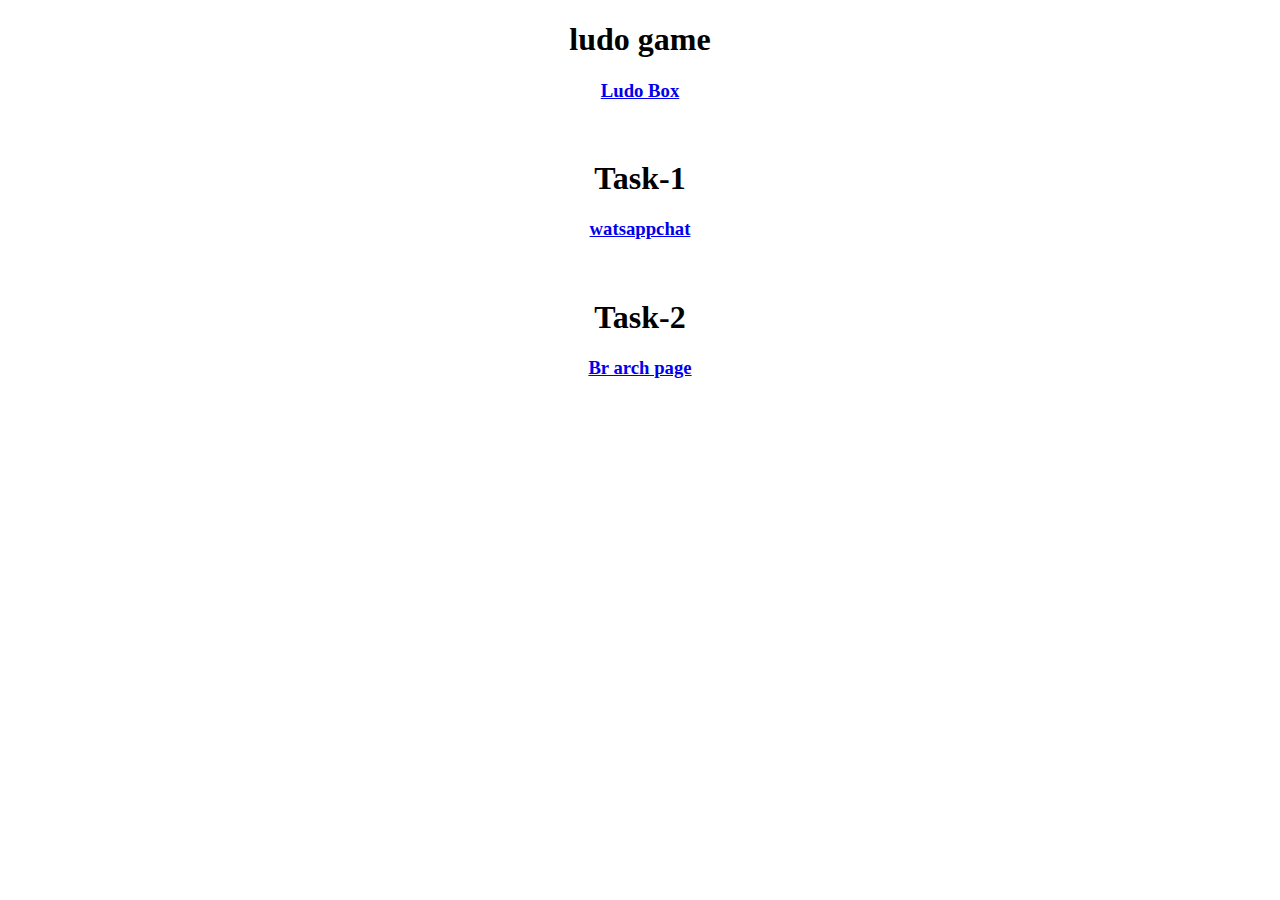
<file: index.html>
<!DOCTYPE html>
<html lang="en">
<head>
    <meta charset="UTF-8">
    <meta name="viewport" content="width=device-width, initial-scale=1.0">
    <title>Document</title>
</head>
<style>
body{
    text-align: center;

}
</style>
<body>
    <h1>ludo game</h1>
    <h3><a href="ludo.html">Ludo Box</a></h3> <br>
    <h1>Task-1</h1>
    <h3><a href="watsappchat.html">watsappchat</a></h3> <br>
    <h1>Task-2</h1>
    <h3><a href="br-arch-task3.htm">Br arch page</a></h3>

    
</body>
</html>
</file>
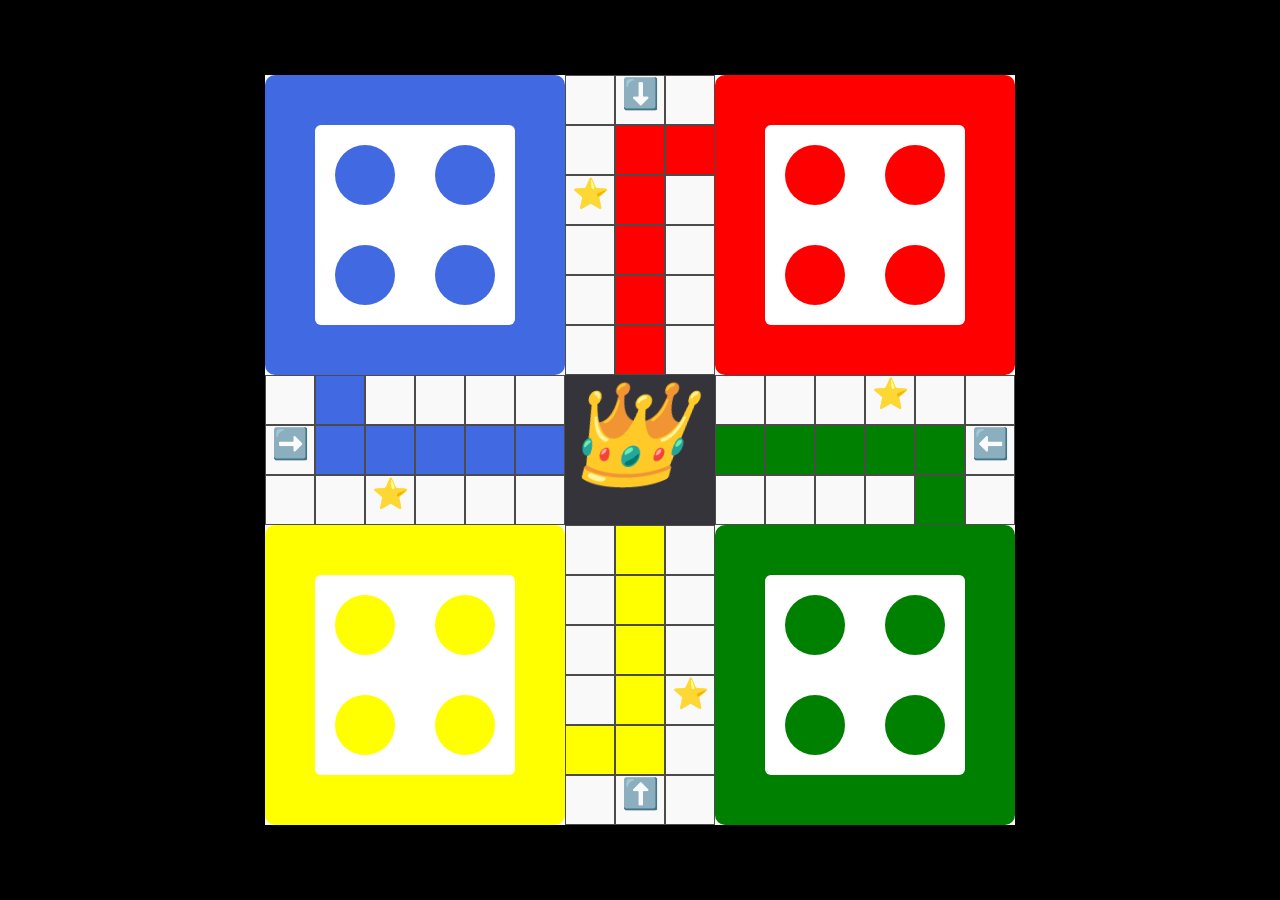
<file: ludo.html>
<!DOCTYPE html>
<html lang="en">
<head>
    <meta charset="UTF-8">
    <meta http-equiv="X-UA-Compatible" content="IE=edge">
    <meta name="viewport" content="width=device-width, initial-scale=1.0">
    <title>Ludo game design</title>
    <link rel="stylesheet" href="ludo.css">
</head>
<body>
    <div class="ludo">
        <div class="blue">
            <div class="box">
                <div class="insidebox blueBackground"></div>
                <div class="insidebox blueBackground"></div>
                <div class="insidebox blueBackground"></div>
                <div class="insidebox blueBackground"></div>
            </div>
        </div>
        
            <div class="squareContainer">
            <div class="left">
                <div class="square "></div>
                <div class="square"></div>
                <div class="square star">⭐</div>
                <div class="square"></div>
                <div class="square"></div>
                <div class="square"></div>
            </div>
            <div class="middle">
                <div class="square arrow-down">⬇️</div>
                <div class="square redBackground"></div>
                <div class="square redBackground"></div>
                <div class="square redBackground"></div>
                <div class="square redBackground"></div>
                <div class="square redBackground"></div>
            </div>
            <div class="right">
                <div class="square"></div>
                <div class="square redBackground"></div>
                <div class="square"></div>
                <div class="square"></div>
                <div class="square"></div>
                <div class="square"></div>
            </div>
            
        </div>

        <div class="red">
            <div class="box">
                <div class="insidebox redBackground"></div>
                <div class="insidebox redBackground"></div>
                <div class="insidebox redBackground"></div>
                <div class="insidebox redBackground"></div>
            </div>
        </div>
        
        <div class="row">
            <div class="Rowleft">
                <div class="row1">
                    <div class="square"></div>
                    <div class="square blueBackground"></div>
                    <div class="square"></div>
                    <div class="square"></div>
                    <div class="square"></div>
                    <div class="square"></div>
                </div>
                <div class="row1">
                    <div class="square arrow-right">➡️</div>
                    <div class="square blueBackground"></div>
                    <div class="square blueBackground"></div>
                    <div class="square blueBackground"></div>
                    <div class="square blueBackground"></div>
                    <div class="square blueBackground"></div>
                </div>
                <div class="row1">
                    <div class="square"></div>
                    <div class="square"></div>
                    <div class="square star">⭐</div>
                    <div class="square"></div>
                    <div class="square"></div>
                    <div class="square"></div>
                </div>
            </div>
            



            <div class="rowright">
                <div class="row1">
                    <div class="square"></div>
                    <div class="square"></div>
                    <div class="square"></div>
                    <div class="square star">⭐</div>
                    <div class="square"></div>
                    <div class="square"></div>
                </div>
                <div class="row1">
                    <div class="square greenBackground"></div>
                    <div class="square greenBackground"></div>
                    <div class="square greenBackground"></div>
                    <div class="square greenBackground"></div>
                    <div class="square greenBackground"></div>
                    <div class="square arrow-left">⬅️</div>
                </div>
                <div class="row1">
                    <div class="square"></div>
                    <div class="square "></div>
                    <div class="square"></div>
                    <div class="square"></div>
                    <div class="square greenBackground"></div>
                    <div class="square"></div>
                </div>
            </div>
        </div>










       <div class="yellow">
            <div class="box">
                <div class="insidebox yellowBackground"></div>
                <div class="insidebox yellowBackground"></div>
                <div class="insidebox yellowBackground"></div>
                <div class="insidebox yellowBackground"></div>
            </div>
        </div>

        <div class="squareContainer">
            <div class="left">
                <div class="square"></div>
                <div class="square"></div>
                <div class="square"></div>
                <div class="square"></div>
                <div class="square yellowBackground"></div>
                <div class="square"></div>
            </div>
            <div class="middle">
                <div class="square yellowBackground"></div>
                <div class="square yellowBackground"></div>
                <div class="square yellowBackground"></div>
                <div class="square yellowBackground"></div>
                <div class="square yellowBackground"></div>
                <div class="square arrow-up">⬆️</div>
            </div>
            <div class="right">
                <div class="square"></div>
                <div class="square "></div>
                <div class="square"></div>
                <div class="square star">⭐</div>
                <div class="square"></div>
                <div class="square"></div>
            </div>
            
        </div>

        <div class="green">
            <div class="box">
                <div class="insidebox greenBackground"></div>
                <div class="insidebox greenBackground"></div>
                <div class="insidebox greenBackground"></div>
                <div class="insidebox greenBackground"></div>
            </div>
        </div>
    </div>


<div class="ludoCenter">
    <i class="crown">👑</i>
</div>
   
</body>
</html>
</file>
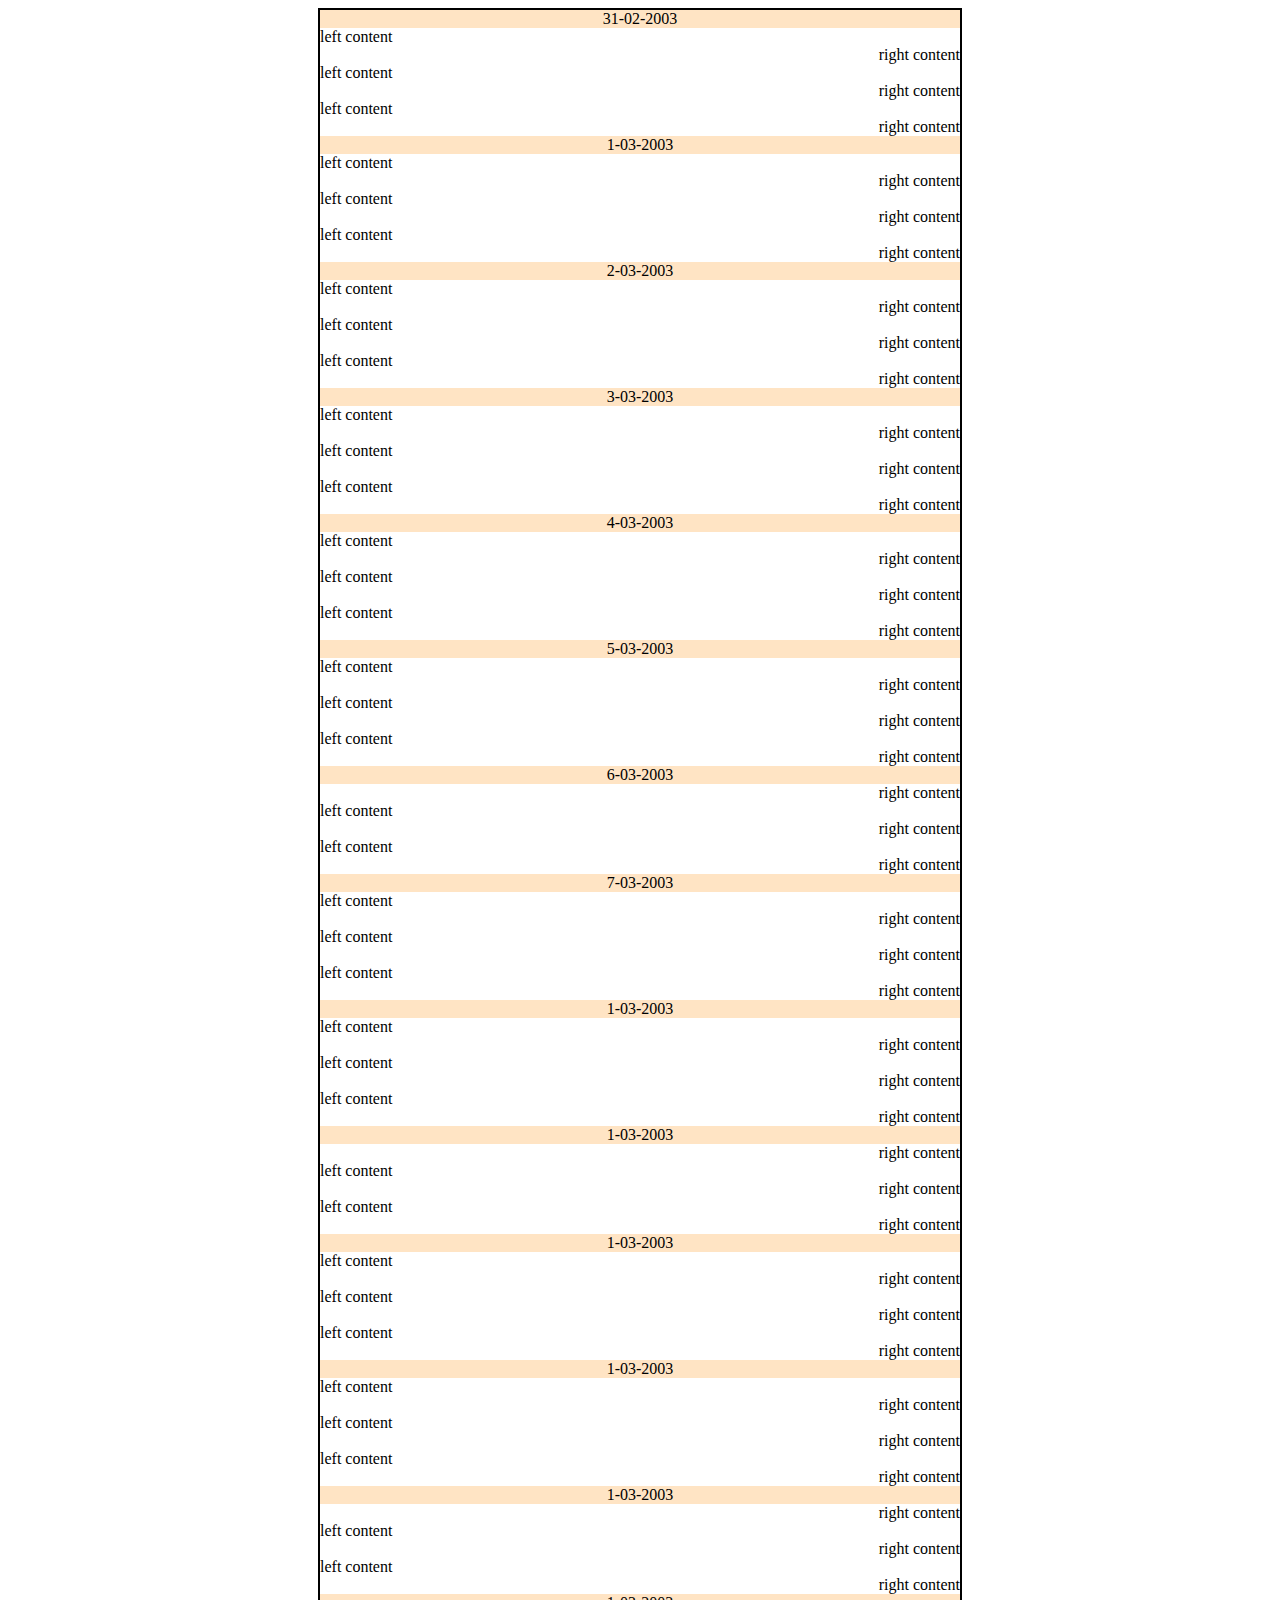
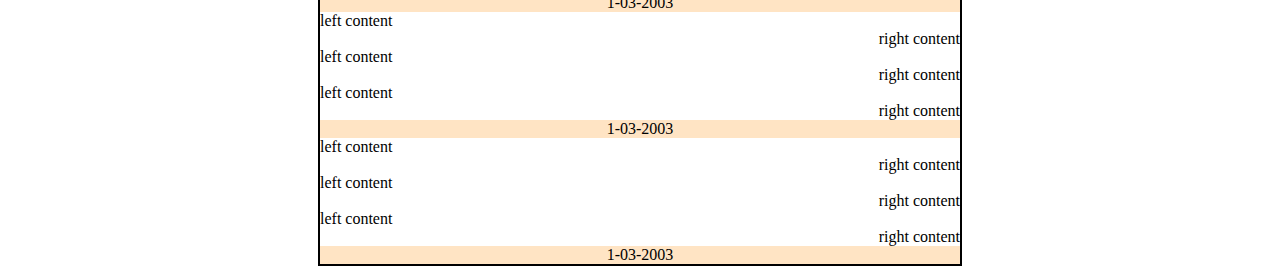
<file: watsappchat.html>
<!DOCTYPE html>
<html lang="en">
<head>
    <meta charset="UTF-8">
    <meta name="viewport" content="width=device-width, initial-scale=1.0">
    <title>Document</title>
    <style>


        .container{
            width: 50vw;
            height: 100%;
            border:2px solid black;
            margin-left:auto;
            margin-right: auto;
            background-image: url(https://images.pexels.com/photos/255379/pexels-photo-255379.jpeg?cs=srgb&dl=pexels-padrinan-255379.jpg&fm=jpg);



        }

        .left{
            text-align: left;

        }

        .right{
            text-align: right;

        }

        .date{
            background-color: bisque;
            text-align: center;
            position: sticky;
            top:10px;


        }
    </style>
</head>
<body>

    <div class="container">
        <div class="date">31-02-2003</div>
        <div class="left">left content</div>
        <div class="right">right content</div>
        <div class="left">left content</div>
        <div class="right">right content</div>
        <div class="left">left content</div>
        <div class="right">right content</div>
        <div class="date">1-03-2003</div>
        <div class="left">left content</div>
        <div class="right">right content</div>
        <div class="left">left content</div>
        <div class="right">right content</div>
        <div class="left">left content</div>
        <div class="right">right content</div>
        <div class="date">2-03-2003</div>
        <div class="left">left content</div>
        <div class="right">right content</div>
        <div class="left">left content</div>
        <div class="right">right content</div>
        <div class="left">left content</div>
        <div class="right">right content</div>
        <div class="date">3-03-2003</div>
        <div class="left">left content</div>
        <div class="right">right content</div>
        <div class="left">left content</div>
        <div class="right">right content</div>
        <div class="left">left content</div>
        <div class="right">right content</div>
        <div class="date">4-03-2003</div>
        <div class="left">left content</div>
        <div class="right">right content</div>
        <div class="left">left content</div>
        <div class="right">right content</div>
        <div class="left">left content</div>
        <div class="right">right content</div>
        <div class="date">5-03-2003</div>
        <div class="left">left content</div>
        <div class="right">right content</div>
        <div class="left">left content</div>
        <div class="right">right content</div>
        <div class="left">left content</div>
        <div class="right">right content</div>
        <div class="date">6-03-2003</div>
        <div class="right">right content</div>
        <div class="left">left content</div>
        <div class="right">right content</div>
        <div class="left">left content</div>
        <div class="right">right content</div>
        <div class="date">7-03-2003</div>
        <div class="left">left content</div>
        <div class="right">right content</div>
        <div class="left">left content</div>
        <div class="right">right content</div>
        <div class="left">left content</div>
        <div class="right">right content</div>
        <div class="date">1-03-2003</div>
        <div class="left">left content</div>
        <div class="right">right content</div>
        <div class="left">left content</div>
        <div class="right">right content</div>
        <div class="left">left content</div>
        <div class="right">right content</div>
        <div class="date">1-03-2003</div>
        <div class="right">right content</div>
        <div class="left">left content</div>
        <div class="right">right content</div>
        <div class="left">left content</div>
        <div class="right">right content</div>
        <div class="date">1-03-2003</div>
        <div class="left">left content</div>
        <div class="right">right content</div>
        <div class="left">left content</div>
        <div class="right">right content</div>
        <div class="left">left content</div>
        <div class="right">right content</div>
        <div class="date">1-03-2003</div>
        <div class="left">left content</div>
        <div class="right">right content</div>
        <div class="left">left content</div>
        <div class="right">right content</div>
        <div class="left">left content</div>
        <div class="right">right content</div>
        <div class="date">1-03-2003</div>
        <div class="right">right content</div>
        <div class="left">left content</div>
        <div class="right">right content</div>
        <div class="left">left content</div>
        <div class="right">right content</div>
        <div class="date">1-03-2003</div>
        <div class="left">left content</div>
        <div class="right">right content</div>
        <div class="left">left content</div>
        <div class="right">right content</div>
        <div class="left">left content</div>
        <div class="right">right content</div>
        <div class="date">1-03-2003</div>
        <div class="left">left content</div>
        <div class="right">right content</div>
        <div class="left">left content</div>
        <div class="right">right content</div>
        <div class="left">left content</div>
        <div class="right">right content</div>
        <div class="date">1-03-2003</div>
    </div>
</body>
</html>
</file>
<file: ludo.css>
*{
    padding:0;
    margin:0;
}
body{
    display: flex;
    justify-content: center;
    align-items: center;
    height:100vh;
    background-color: rgb(0, 0, 0);
}
.ludo{
    width: 750px;
    height: 750px;
    display: flex;
    flex-wrap:wrap;
    justify-content:space-between;
    background-color: rgb(249, 249, 249);
    
}

.blue,.red,.yellow,.green{
    width: 300px;
    height: 300px;
    display: flex;
    justify-content: center;
    align-items: center;
    
    
}
/*******color***************/
.blue{
    background-color:royalblue;
    border-radius: 10px;

}
.red{
    background-color:red;
    border-radius: 10px;

}
.yellow{
    background-color:yellow;
    border-radius: 10px;

}
.green{
    background-color:green;
    border-radius: 10px;

}

/**************box inside*****************/
.box{
    background-color: white;
    width: 200px;
    height: 200px;
    display: flex;
    flex-wrap: wrap;
    align-items: center;
    justify-content: center;
    border-radius: 6px;

}
.box .insidebox{
    width: 60px;
    height: 60px;
    margin:20px;
    border-radius:50%;
}


/***********color***************/
.blueFont{
    color: royalblue;

}
.redFont{
    color: red;

}
.yellowFont{
    color: yellow;
}
.greenFont{
    color: green;
}

.blueBackground{
    background-color: royalblue;

}
.redBackground{
    background-color: red;
}
.yellowBackground{
    background-color: yellow;
}
.greenBackground{
    background-color: green;
}








/***********square box****************/
.square{
    width: 48px;
    height: 48px;
    border:1px solid rgb(77, 74, 74);
    
    font-size: 30px;
    text-align: center;
}

.squareContainer{
    display: flex;
}
.row{
    width:750px;
    height:150px;
    display: flex;
    justify-content: space-between;
}
.row1{
    display: flex;
}


/******************ludoCenter***************/
.ludoCenter{
    font-size:100px;
    color:#ffd700;
    position: absolute;
    background-color: rgb(52, 52, 58);
    width: 150px;
    height: 150px;
    display: flex;
    

}
</file>
